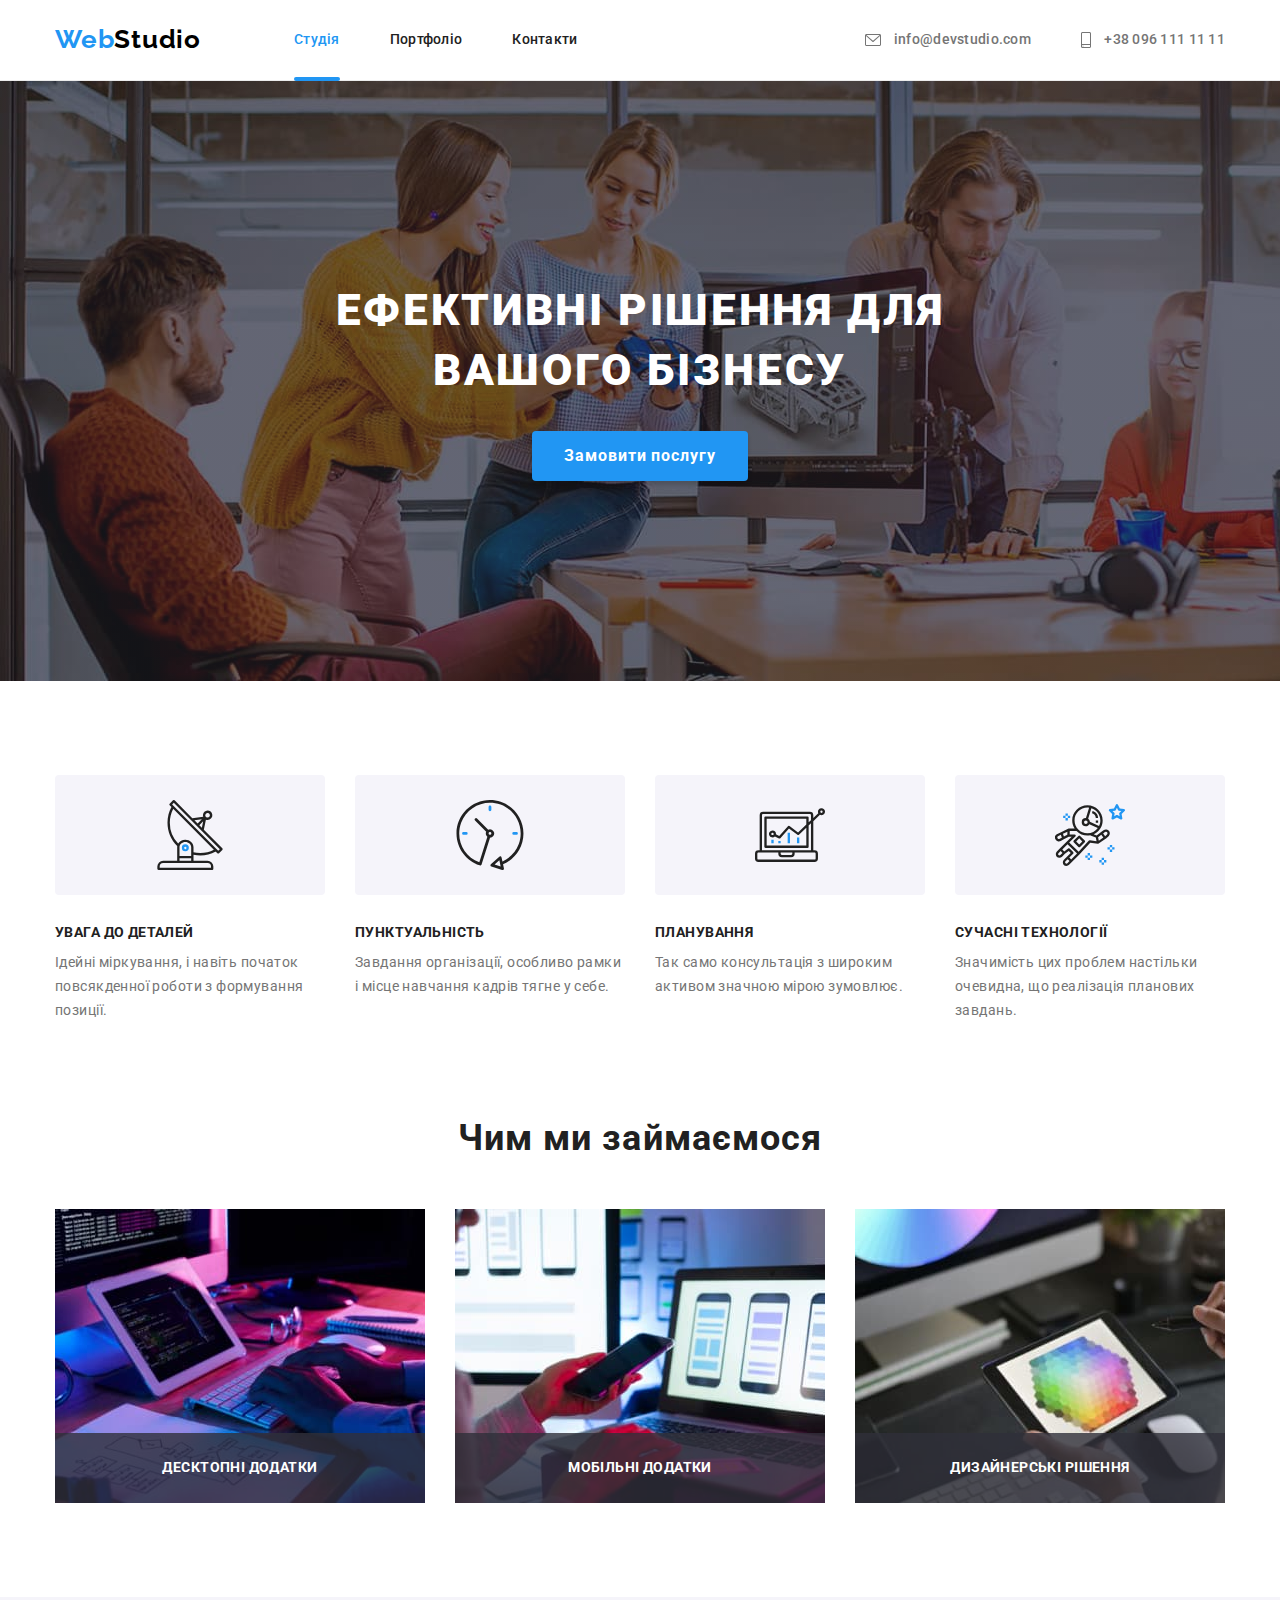
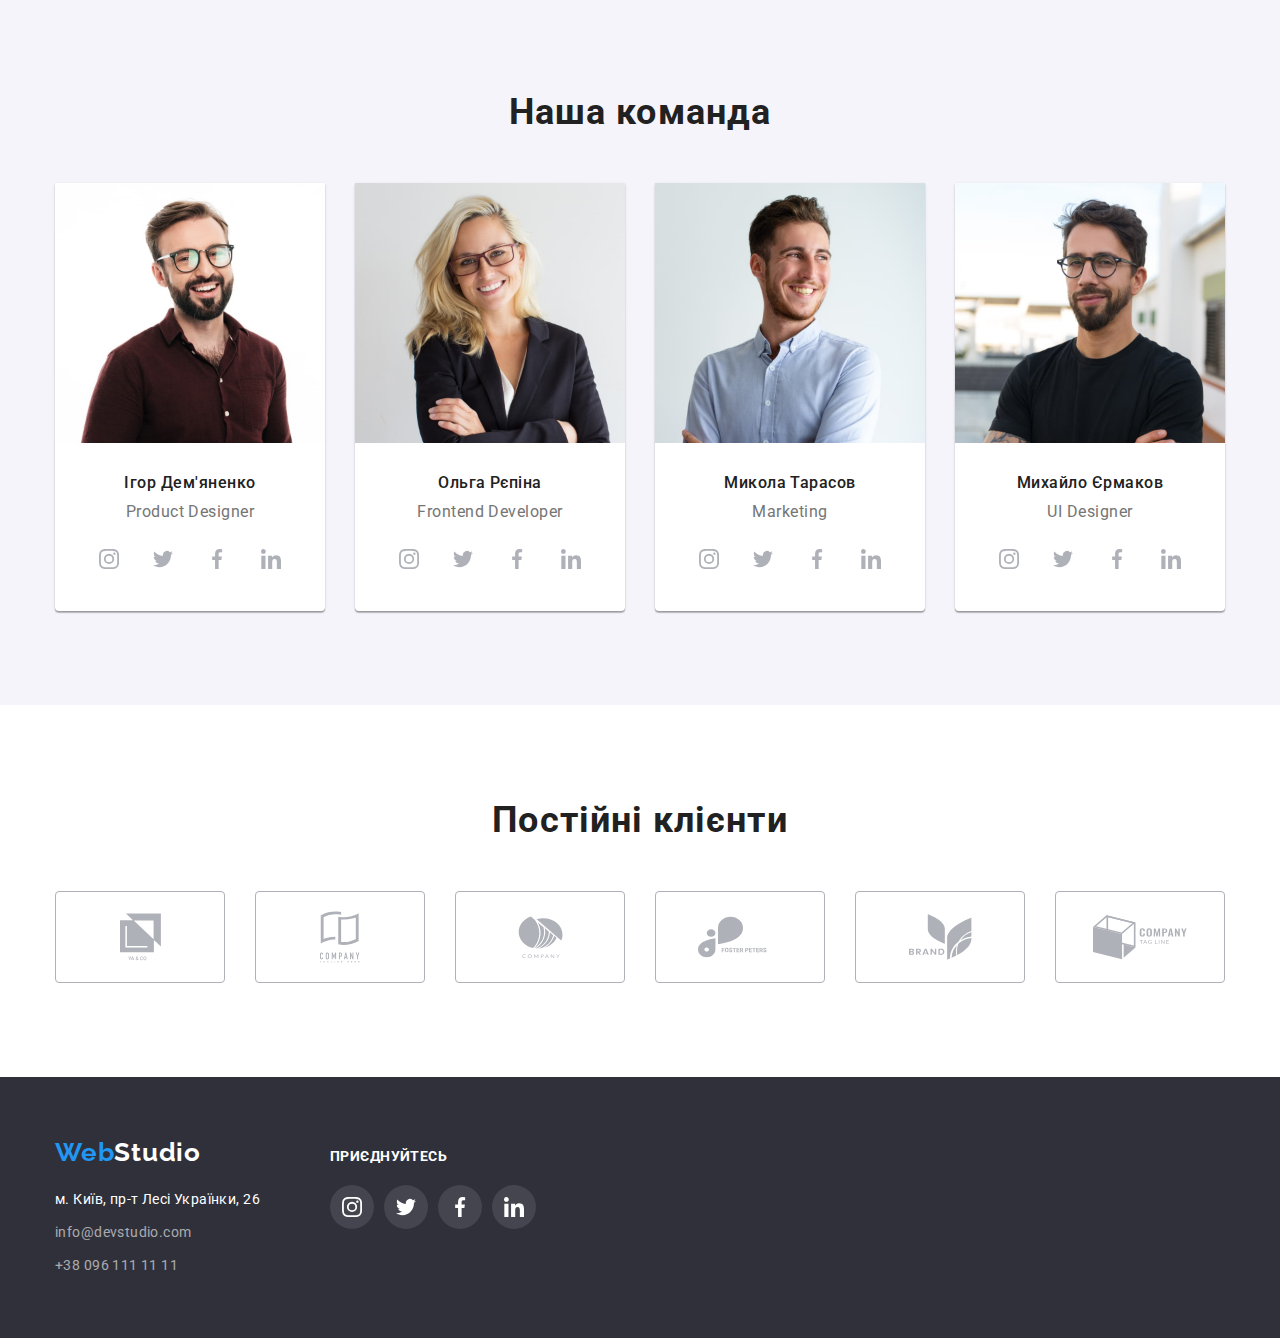
<file: index.html>
<!DOCTYPE html>
<html lang="uk">

<head>
    <meta charset="UTF-8">
    <meta http-equiv="X-UA-Compatible" content="IE=edge">
    <meta name="viewport" content="width=device-width, initial-scale=1.0">
    <title>WebStudio</title>
    <link rel="preconnect" href="https://fonts.googleapis.com">
    <link rel="preconnect" href="https://fonts.gstatic.com" crossorigin>
    <link href="https://fonts.googleapis.com/css2?family=Raleway:wght@700&family=Roboto:wght@400;500;700;900&display=swap"
        rel="stylesheet">
    <link rel="stylesheet" href="https://cdnjs.cloudflare.com/ajax/libs/modern-normalize/1.1.0/modern-normalize.css">
    <link rel="stylesheet" href="./css/styles.css">

</head>

<body>
    <header class="header">
        <div class="container main-nav">
            <!--Логотип та інша навігація-->
            <nav class="site-nav">
                <a class="logo" href="./index.html"><span class="logo-part">Web</span>Studio</a>
                <ul class="nav-list">
                    <li class="nav-item"><a class="nav-link current" href="./index.html">Студія</a></li>
                    <li class="nav-item"><a class="nav-link" href="./portfolio.html">Портфоліо</a></li>
                    <li class="nav-item"><a class="nav-link" href="#">Контакти</a></li>
                </ul>
            </nav>
            <!--Контакти-->
            <ul class="contacts">
                <li class="contacts-item">
                    <a class="contacts-link" href="mailto:info@devstudio.com">
                        <svg class="connect" width="16" height="12">
                            <use href="./images/icons.svg#icon-envelope"></use>
                        </svg>
                        info@devstudio.com
                    </a>
                </li>
                <li class="contacts-item">
                    <a class="contacts-link" href="tel:+380961111111">
                        <svg class="connect" width="10px" height="16px">
                            <use href="./images/icons.svg#icon-smartphone"></use>
                        </svg>
                        +38 096 111 11 11
                    </a>
                </li>
            </ul>
        </div>
    </header>
    <main>
        <!--Герой-->
        <div class="overlay">
            <section class="section hero">
                <h1 class="hero-title">Ефективні рішення для вашого бізнесу</h1>
                <button class="button" type="button" data-modal-open>Замовити послугу</button>
            </section>
        </div>
        <!--Переваги компанії-->
        <section class="section feature">
            <!--Заголовок секції приховати в CSS-->
            <div class="container">
                <h2 class="visually-hidden">Переваги компанії</h2>
                <ul class="feature-list">
                    <li class="feature-item">
                        <div class="icon-block">
                            <svg width="70" height="70">
                                <use href="./images/icons.svg#icon-antenna"></use>
                            </svg>
                        </div>
                        <div class="feature-content">
                            <h3 class="feature-name">УВАГА ДО ДЕТАЛЕЙ</h3>
                            <p class="feature-discription">Ідейні міркування, і навіть початок повсякденної роботи з формування позиції.</p>
                        </div>
                    </li>
                    <li class="feature-item">
                        <div class="icon-block">
                            <svg width="70" height="70">
                                <use href="./images/icons.svg#icon-clock"></use>
                            </svg>
                        </div>
                        <div class="feature-content">
                            <h3 class="feature-name">ПУНКТУАЛЬНІСТЬ</h3>
                            <p class="feature-discription">Завдання організації, особливо рамки і місце навчання кадрів тягне у себе.</p>
                        </div>
                    </li>
                    <li class="feature-item">
                        <div class="icon-block">
                            <svg width="70" height="70">
                                <use href="./images/icons.svg#icon-diagram"></use>
                            </svg>
                        </div>
                        <div class="feature-content">
                            <h3 class="feature-name">ПЛАНУВАННЯ</h3>
                            <p class="feature-discription">Так само консультація з широким активом значною мірою зумовлює.</p>
                        </div>
                    </li>
                    <li class="feature-item">
                        <div class="icon-block">
                            <svg width="70" height="70">
                                <use href="./images/icons.svg#icon-astronaut"></use>
                            </svg>
                        </div>
                        <div class="feature-content">
                            <h3 class="feature-name">СУЧАСНІ ТЕХНОЛОГІЇ</h3>
                            <p class="feature-discription">Значимість цих проблем настільки очевидна, що реалізація планових завдань.</p>
                        </div>
                    </li>
                </ul> 
            </div>
        </section>
        <!--Чим ми займаємося-->
        <section class="section work">
            <div class="container">
                <h2 class="work-title">Чим ми займаємося</h2>
                <ul class="work-list">
                    <li class="work-item">
                        <div class="work-thumb">
                            <img src="./images/desktop.jpg" alt="Екран компьютера" width="370">
                            <p class="work-about">Десктопні додатки</p>
                        </div>   
                    </li>
                    <li class="work-item">
                        <div class="work-thumb">
                            <img src="./images/mobilescreen.jpg" alt="Екрани мобільних телефонів" width="370">
                            <p class="work-about">Мобільні додатки</p>
                        </div>
                    </li>
                    <li class="work-item">
                        <div class="work-thumb">
                            <img src="./images/colorscreen.jpg" alt="Палітра кольорів на екрані" width="370">
                            <p class="work-about">Дизайнерські рішення</p>
                        </div>
                    </li>
                </ul>
            </div>
        </section>
        <!--Наша команда-->
        <section class="section team">
            <div class="container">
                <h2 class="team-title">Наша команда</h2>
                <ul class="team-list">
                    <li class="team-item">
                        <img src="./images/photo1.jpg" alt="Фото дизайнера продукту Ігоря Дем'яненка" width="270">
                        <div class="team-wrapper">
                            <h3 class="team-name">Ігор Дем'яненко</h3>
                            <p class="team-position" lang="en">Product Designer</p>
                            <ul class="icon-list">
                                <li>
                                    <a class="icon-network" href="#" target="_blank" rel="noopener nofollow noreferrer" aria-label="Інстаграм">
                                        <svg width="20" height="20">
                                            <use href="./images/icons.svg#icon-instagram"></use>
                                        </svg>
                                    </a>
                                </li>
                                <li>
                                    <a class="icon-network" href="#" target="_blank" rel="noopener nofollow noreferrer" aria-label="Твітер">
                                        <svg width="20" height="20">
                                            <use href="./images/icons.svg#icon-twitter"></use>
                                        </svg>
                                    </a>
                                </li>
                                <li>
                                    <a class="icon-network" href="#" target="_blank" rel="noopener nofollow noreferrer" aria-label="Фейсбук">
                                        <svg width="20" height="20">
                                            <use href="./images/icons.svg#icon-facebook"></use>
                                        </svg>
                                    </a>
                                </li>
                                <li>
                                    <a class="icon-network" href="#" target="_blank" rel="noopener nofollow noreferrer" aria-label="Лінкедін">
                                        <svg width="20" height="20">
                                            <use href="./images/icons.svg#icon-linkedin"></use>
                                        </svg>
                                    </a>
                                </li>
                            </ul>
                        </div>
                    </li>
                    <li class="team-item">
                        <img src="./images/photo2.jpg" alt="Фото фронтенд розробника Ольги Рєпіної " width="270">
                        <div class="team-wrapper">
                            <h3 class="team-name">Ольга Рєпіна</h3>
                            <p class="team-position" lang="en">Frontend Developer</p>
                            <ul class="icon-list">
                                <li>
                                    <a class="icon-network" href="#" target="_blank" rel="noopener nofollow noreferrer" aria-label="Інстаграм">
                                        <svg width="20" height="20">
                                            <use href="./images/icons.svg#icon-instagram"></use>
                                        </svg>
                                    </a>
                                </li>
                                <li>
                                    <a class="icon-network" href="#" target="_blank" rel="noopener nofollow noreferrer" aria-label="Твітер">
                                        <svg width="20" height="20">
                                            <use href="./images/icons.svg#icon-twitter"></use>
                                        </svg>
                                    </a>
                                </li>
                                <li>
                                    <a class="icon-network" href="#" target="_blank" rel="noopener nofollow noreferrer" aria-label="Фейсбук">
                                        <svg width="20" height="20">
                                            <use href="./images/icons.svg#icon-facebook"></use>
                                        </svg>
                                    </a>
                                </li>
                                <li>
                                    <a class="icon-network" href="#" target="_blank" rel="noopener nofollow noreferrer" aria-label="Лінкедін">
                                        <svg width="20" height="20">
                                            <use href="./images/icons.svg#icon-linkedin"></use>
                                        </svg>
                                    </a>
                                </li>
                            </ul>
                        </div>
                    </li>
                    <li class="team-item">
                        <img src="./images/photo3.jpg" alt="Фото спеціаліста з маркетингу Миколи Тарасова" width="270">
                        <div class="team-wrapper">
                            <h3 class="team-name">Микола Тарасов</h3>
                            <p class="team-position" lang="en">Marketing</p>
                            <ul class="icon-list">
                                <li>
                                    <a class="icon-network" href="#" target="_blank" rel="noopener nofollow noreferrer" aria-label="Інстаграм">
                                        <svg width="20" height="20">
                                            <use href="./images/icons.svg#icon-instagram"></use>
                                        </svg>
                                    </a>
                                </li>
                                <li>
                                    <a class="icon-network" href="#" target="_blank" rel="noopener nofollow noreferrer" aria-label="Твітер">
                                        <svg width="20" height="20">
                                            <use href="./images/icons.svg#icon-twitter"></use>
                                        </svg>
                                    </a>
                                </li>
                                <li>
                                    <a class="icon-network" href="#" target="_blank" rel="noopener nofollow noreferrer" aria-label="Фейсбук">
                                        <svg width="20" height="20">
                                            <use href="./images/icons.svg#icon-facebook"></use>
                                        </svg>
                                    </a>
                                </li>
                                <li>
                                    <a class="icon-network" href="#" target="_blank" rel="noopener nofollow noreferrer" aria-label="Лінкедін">
                                        <svg width="20" height="20">
                                            <use href="./images/icons.svg#icon-linkedin"></use>
                                        </svg>
                                    </a>
                                </li>
                            </ul>
                        </div>
                    </li>
                    <li class="team-item">
                        <img src="./images/photo4.jpg" alt="Фото дизайнера інтерфейсів Михайла Єрмака" width="270">
                        <div class="team-wrapper">
                            <h3 class="team-name">Михайло Єрмаков</h3>
                            <p class="team-position" lang="en">UI Designer</p>
                            <ul class="icon-list">
                                <li>
                                    <a class="icon-network" href="#" target="_blank" rel="noopener nofollow noreferrer" aria-label="Інстаграм">
                                        <svg width="20" height="20">
                                            <use href="./images/icons.svg#icon-instagram"></use>
                                        </svg>
                                    </a>
                                </li>
                                <li>
                                    <a class="icon-network" href="#" target="_blank" rel="noopener nofollow noreferrer" aria-label="Твітер">
                                        <svg width="20" height="20">
                                            <use href="./images/icons.svg#icon-twitter"></use>
                                        </svg>
                                    </a>
                                </li>
                                <li>
                                    <a class="icon-network" href="#" target="_blank" rel="noopener nofollow noreferrer" aria-label="Фейсбук">
                                        <svg width="20" height="20">
                                            <use href="./images/icons.svg#icon-facebook"></use>
                                        </svg>
                                    </a>
                                </li>
                                <li>
                                    <a class="icon-network" href="#" target="_blank" rel="noopener nofollow noreferrer" aria-label="Лінкедін">
                                        <svg width="20" height="20">
                                            <use href="./images/icons.svg#icon-linkedin"></use>
                                        </svg>
                                    </a>
                                </li>
                            </ul>
                        </div>
                    </li>
                </ul>
            </div>
        </section>
        <!-- Постійні клієнти -->
        <section class="section clients">
            <div class="container">
                <h2 class="client-title">Постійні клієнти</h2>
                <ul class="client-list">
                    <li class="client-logo">
                        <a class="icon-client" href="#" target="_blank" rel="noopener nofollow noreferrer" aria-label="Посилання на сайт компанії-клієнта">
                            <svg width="41" height="60">
                                <use href="./images/icons.svg#icon-logo1"></use>
                            </svg>
                        </a>
                    </li>
                    <li>
                        <a class="icon-client" href="#" target="_blank" rel="noopener nofollow noreferrer" aria-label="Посилання на сайт компанії-клієнта">
                            <svg width="40" height="60">
                                <use href="./images/icons.svg#icon-logo2"></use>
                            </svg>
                        </a>
                    </li>
                    <li>
                        <a class="icon-client" href="#" target="_blank" rel="noopener nofollow noreferrer" aria-label="Посилання на сайт компанії-клієнта">
                            <svg width="45" height="60">
                                <use href="./images/icons.svg#icon-logo3"></use>
                            </svg>
                        </a>
                    </li>
                    <li>
                        <a class="icon-client" href="#" target="_blank" rel="noopener nofollow noreferrer" aria-label="Посилання на сайт компанії-клієнта">
                            <svg width="85" height="60">
                                <use href="./images/icons.svg#icon-logo4"></use>
                            </svg>
                        </a>
                    </li>
                    <li>
                        <a class="icon-client" href="#" target="_blank" rel="noopener nofollow noreferrer" aria-label="Посилання на сайт компанії-клієнта">
                            <svg width="63" height="60">
                                <use href="./images/icons.svg#icon-logo5"></use>
                            </svg>
                        </a>
                    </li>
                    <li>
                        <a class="icon-client" href="#" target="_blank" rel="noopener nofollow noreferrer" aria-label="Посилання на сайт компанії-клієнта">
                            <svg width="94" height="60">
                                <use href="./images/icons.svg#icon-logo6"></use>
                            </svg>
                        </a>
                    </li>
                </ul>
            </div>
        </section>
    </main>
    <!-- Футер -->
    <footer class="footer">
        <div class="container">
            <div class="footer-blocks">
                <div>
                    <!--Логотип-->
                    <a class="logo" href="./index.html"><span class="logo-part">Web</span>Studio</a>
                    <!--Адреса та контакти-->
                    <address class="address">
                    <ul class="address-list">
                        <li class="address-item">
                            <a class="address-map" href="https://goo.gl/maps/7AguyPVc6TsrLXyr5" target="_blank"
                                rel="noopener nofollow noreferrer">м. Київ, пр-т Лесі Українки, 26</a>
                        </li>
                        <li class="address-item">
                            <a class="address-contact" href="mailto:info@devstudio.com">info@devstudio.com</a>
                        </li>
                        <li class="address-item">
                            <a class="address-contact" href="tel:+380961111111">+38 096 111 11 11</a>
                        </li>
                    </ul>
                    </address> 
                </div>
                <div class="action-icons">
                    <b class="action">приєднуйтесь</b>
                    <ul class="icon-list">
                        <li>
                            <a class="icon-network-footer" href="#" target="_blank" rel="noopener nofollow noreferrer" aria-label="Інстаграм">
                                <svg width="20px" height="20px">
                                    <use href="./images/icons.svg#icon-instagram"></use>
                                </svg>
                            </a>
                        </li>
                        <li>
                            <a class="icon-network-footer" href="#" target="_blank" rel="noopener nofollow noreferrer" aria-label="Твітер">
                                <svg width="20px" height="20px">
                                    <use href="./images/icons.svg#icon-twitter"></use>
                                </svg>
                            </a>
                        </li>
                        <li>
                            <a class="icon-network-footer" href="#" target="_blank" rel="noopener nofollow noreferrer" aria-label="Фейсбук">
                                <svg width="20px" height="20px">
                                    <use href="./images/icons.svg#icon-facebook"></use>
                                </svg>
                            </a>
                        </li>
                        <li>
                            <a class="icon-network-footer" href="#" target="_blank" rel="noopener nofollow noreferrer" aria-label="Лінкедін">
                                <svg width="20px" height="20px">
                                    <use href="./images/icons.svg#icon-linkedin"></use>
                                </svg>
                            </a>
                        </li>
                    </ul>
                </div> 
            </div>        
        </div>
    </footer>
    <!-- Модальне вікно -->
    <div class="backdrop is-hidden" data-modal>
        <div class="modal">
            <button class="modal-close" aria-label="Закрити вікно" data-modal-close>
                <svg width="18" height="18">
                    <use href="./images/icons.svg#icon-close"></use>
                </svg>
            </button>
        </div>
    </div>
    <!-- Скрипт для модального вікна -->
    <script src="./modal.js"></script>
</body>

</html>
</file>
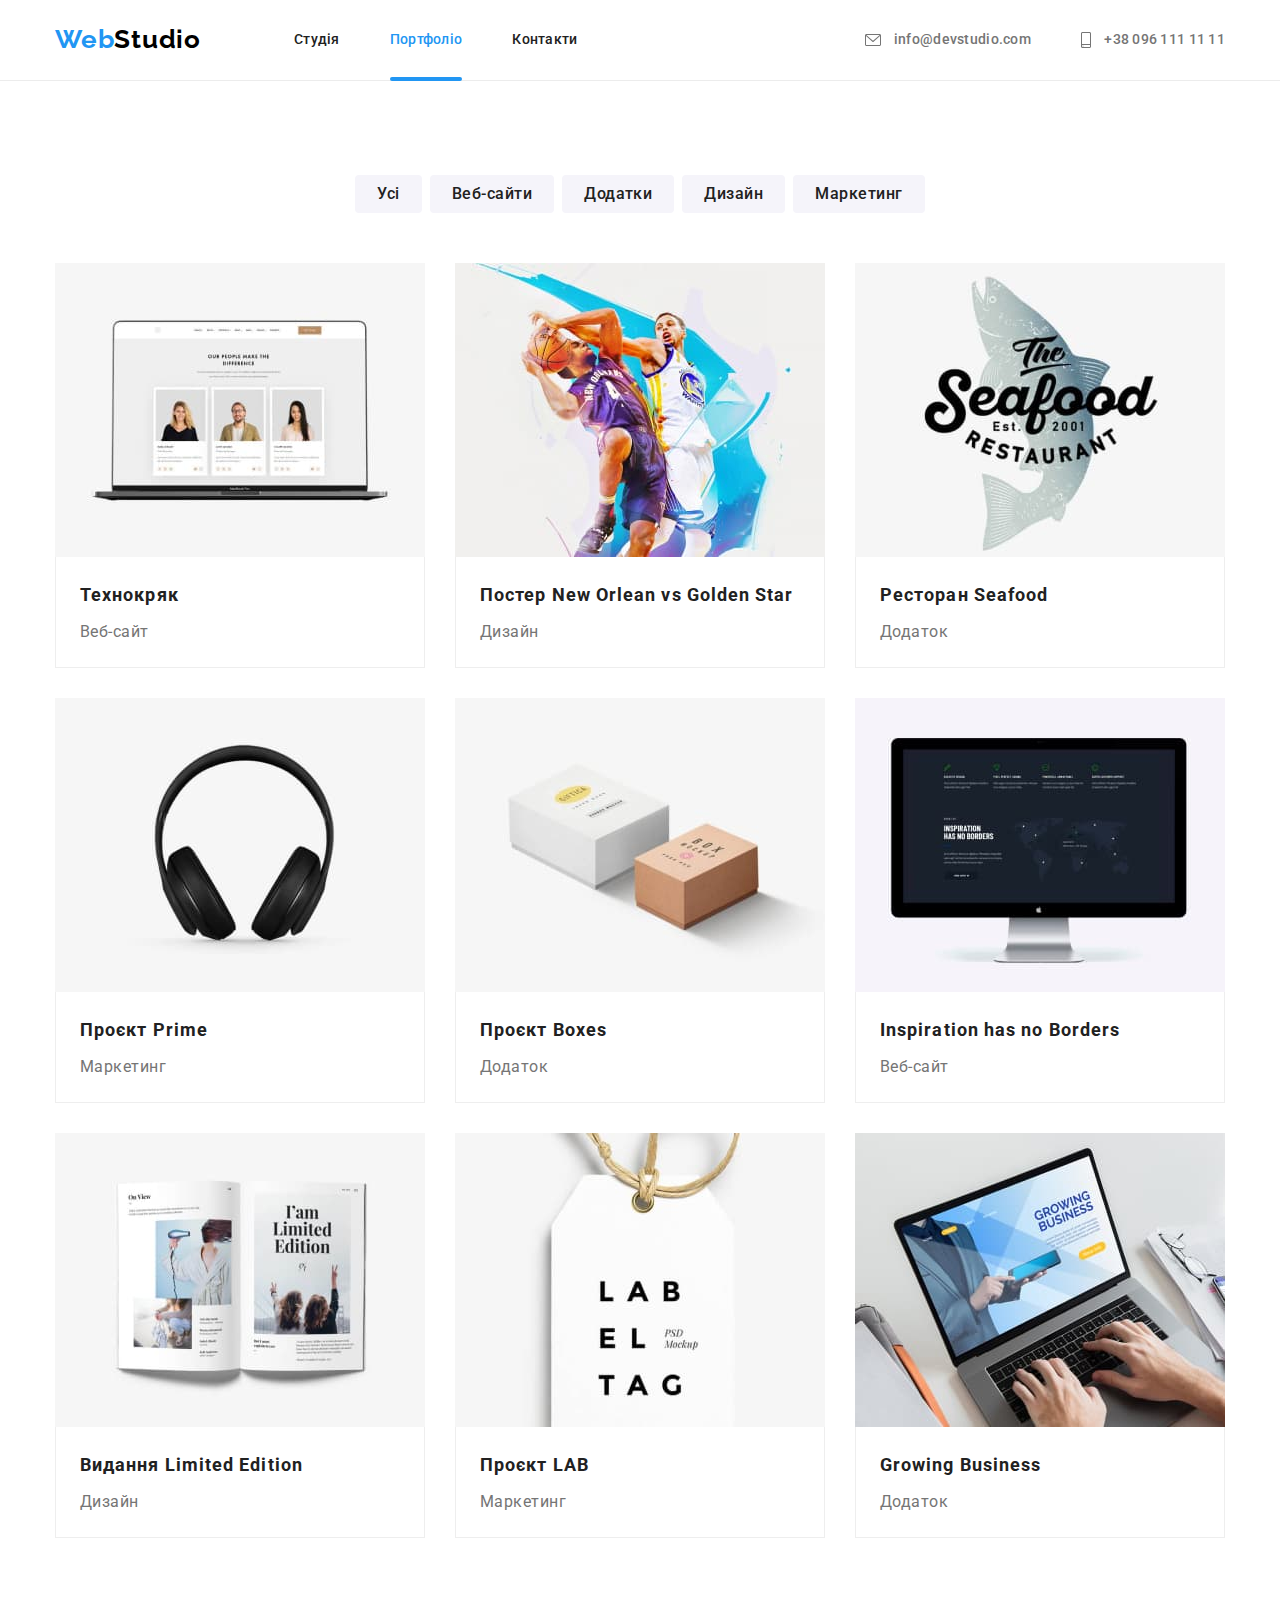
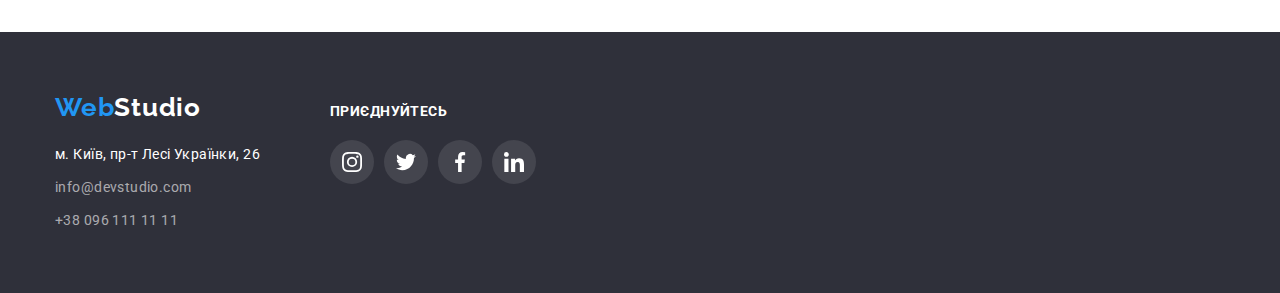
<file: portfolio.html>
<!DOCTYPE html>
<html lang="uk">

<head>
    <meta charset="UTF-8">
    <meta http-equiv="X-UA-Compatible" content="IE=edge">
    <meta name="viewport" content="width=device-width, initial-scale=1.0">
    <title>Portfolio</title>
    <link rel="preconnect" href="https://fonts.googleapis.com">
    <link rel="preconnect" href="https://fonts.gstatic.com" crossorigin>
    <link
        href="https://fonts.googleapis.com/css2?family=Raleway:wght@700&family=Roboto:wght@400;500;700;900&display=swap"
        rel="stylesheet">
    <link rel="stylesheet"
        href="https://cdnjs.cloudflare.com/ajax/libs/modern-normalize/1.0.0/modern-normalize.min.css">
    <link rel="stylesheet" href="./css/styles.css">

</head>

<body>
    <header class="header">
        <div class="container main-nav">
            <!--Логотип та інша навігація-->
            <nav class="site-nav">
                <a class="logo" href="./index.html"><span class="logo-part">Web</span>Studio</a>
                <ul class="nav-list">
                    <li class="nav-item"><a class="nav-link" href="./index.html">Студія</a></li>
                    <li class="nav-item"><a class="nav-link current" href="./portfolio.html">Портфоліо</a></li>
                    <li class="nav-item"><a class="nav-link" href="#">Контакти</a></li>
                </ul>
            </nav>
            <!--Контакти-->
            <ul class="contacts">
                <li class="contacts-item">
                    <a class="contacts-link" href="mailto:info@devstudio.com">
                        <svg class="connect" width="16" height="12">
                            <use href="./images/icons.svg#icon-envelope"></use>
                        </svg>
                        info@devstudio.com
                    </a>
                </li>
                <li class="contacts-item">
                    <a class="contacts-link" href="tel:+380961111111">
                        <svg class="connect" width="10px" height="16px">
                            <use href="./images/icons.svg#icon-smartphone"></use>
                        </svg>
                        +38 096 111 11 11
                    </a>
                </li>
            </ul>
        </div>
    </header>
    <main>
        <section class="section">
            <div class="container">
                <!-- Фільтр -->
                <h1 class="visually-hidden">Портфоліо</h1>
                <ul class="portfolio-filter">
                    <li class="portfolio-item"><button class="button select" type="button">Усі</button></li>
                    <li class="portfolio-item"><button class="button select" type="button">Веб-сайти</button></li>
                    <li class="portfolio-item"><button class="button select" type="button">Додатки</button></li>
                    <li class="portfolio-item"><button class="button select" type="button">Дизайн</button></li>
                    <li class="portfolio-item"><button class="button select" type="button">Маркетинг</button></li>
                </ul>
                <!-- Картки проектів -->
                <ul class="portfolio-projects">
                        <li class="project-item">
                            <a class="project-link" href="#">
                                <div class="project-thumb">
                                    <p class="project-about">Ресурс пропонує комплексні пропозиції з різним рівнем функціоналу та сервісів. Все це дозволить відвідувачу отримати вичерпні відомості про компанію чи приватну особу.</p>
                                    <img src="./images/tehnokryak.jpg" alt="Зображення веб-сайту технокряк" width="370">
                                </div>
                                <div class="project-wrapper">
                                    <h2 class="project-name">Технокряк</h2>
                                    <p class="project-discription">Веб-сайт</p>
                                </div>
                            </a>
                        </li>
                        <li class="project-item">
                            <a class="project-link" href="#">
                                <div class="project-thumb">
                                    <p class="project-about">Ресурс пропонує комплексні пропозиції з різним рівнем функціоналу та сервісів. Все це дозволить відвідувачу отримати вичерпні відомості про компанію чи приватну особу.</p>
                                    <img src="./images/poster.jpg" alt="Дизайн постеру баскетболісти" width="370">
                                </div>
                                <div class="project-wrapper">
                                    <h2 class="project-name">Постер New Orlean vs Golden Star</h2>
                                    <p class="project-discription">Дизайн</p>
                                </div>
                            </a>
                        </li>
                        <li class="project-item">
                            <a class="project-link" href="#">
                                <div class="project-thumb">
                                    <p class="project-about">Ресурс пропонує комплексні пропозиції з різним рівнем функціоналу та сервісів. Все це дозволить відвідувачу отримати вичерпні відомості про компанію чи приватну особу.</p>
                                    <img src="./images/seefood.jpg" alt="Логотип ресторану" width="370">
                                </div>
                                <div class="project-wrapper">
                                    <h2 class="project-name">Ресторан Seafood</h2>
                                    <p class="project-discription">Додаток</p>
                                </div>
                            </a>
                        </li>
                        <li class="project-item">
                            <a class="project-link" href="#">
                                <div class="project-thumb">
                                    <p class="project-about">Ресурс пропонує комплексні пропозиції з різним рівнем функціоналу та сервісів. Все це дозволить відвідувачу отримати вичерпні відомості про компанію чи приватну особу.</p>
                                    <img src="./images/prime.jpg" alt="Навушники" width="370">
                                </div>
                                <div class="project-wrapper">
                                    <h2 class="project-name">Проєкт Prime</h2>
                                    <p class="project-discription">Маркетинг</p>
                                </div>
                            </a>
                        </li>
                        <li class="project-item">
                            <a class="project-link" href="#">
                                <div class="project-thumb">
                                    <p class="project-about">Ресурс пропонує комплексні пропозиції з різним рівнем функціоналу та сервісів. Все це дозволить відвідувачу отримати вичерпні відомості про компанію чи приватну особу.</p>
                                    <img src="./images/boxes.jpg" alt="Коробки" width="370">
                                </div>
                                <div class="project-wrapper">
                                    <h2 class="project-name">Проєкт Boxes</h2>
                                    <p class="project-discription">Додаток</p>
                                </div>
                            </a>
                        </li>
                        <li class="project-item">
                            <a class="project-link" href="#">
                                <div class="project-thumb">
                                    <p class="project-about">Ресурс пропонує комплексні пропозиції з різним рівнем функціоналу та сервісів. Все це дозволить відвідувачу отримати вичерпні відомості про компанію чи приватну особу.</p>
                                    <img src="./images/inspirations.jpg" alt="Веб-сайт на екрані монітора" width="370">
                                </div>
                                <div class="project-wrapper">
                                    <h2 class="project-name">Inspiration has no Borders</h2>
                                    <p class="project-discription">Веб-сайт</p>
                                </div>
                            </a>
                        </li>
                        <li class="project-item">
                            <a class="project-link" href="#">
                                <div class="project-thumb">
                                    <p class="project-about">Ресурс пропонує комплексні пропозиції з різним рівнем функціоналу та сервісів. Все це дозволить відвідувачу отримати вичерпні відомості про компанію чи приватну особу.</p>
                                    <img src="./images/edition.jpg" alt="Дизайн друкованого видання" width="370">
                                </div>
                                <div class="project-wrapper">
                                    <h2 class="project-name">Видання Limited Edition</h2>
                                    <p class="project-discription">Дизайн</p>
                                </div>
                            </a>
                        </li>
                        <li class="project-item">
                            <a class="project-link" href="#">
                                <div class="project-thumb">
                                    <p class="project-about">Ресурс пропонує комплексні пропозиції з різним рівнем функціоналу та сервісів. Все це дозволить відвідувачу отримати вичерпні відомості про компанію чи приватну особу.</p>
                                    <img src="./images/lab.jpg" alt="Зображення лейблу проєкту" width="370">
                                </div>
                                <div class="project-wrapper">
                                    <h2 class="project-name">Проєкт LAB</h2>
                                    <p class="project-discription">Маркетинг</p>
                                </div>
                            </a>
                        </li>
                        <li class="project-item">
                            <a class="project-link" href="#">
                                <div class="project-thumb">
                                    <p class="project-about">Ресурс пропонує комплексні пропозиції з різним рівнем функціоналу та сервісів. Все це дозволить відвідувачу отримати вичерпні відомості про компанію чи приватну особу.</p>
                                    <img src="./images/growing.jpg" alt="Зображення додатку про бізнес" width="370">
                                </div>
                                <div class="project-wrapper">
                                    <h2 class="project-name">Growing Business</h2>
                                    <p class="project-discription">Додаток</p>
                                </div>
                            </a>
                        </li>
                </ul>
            </div>
        </section>
    </main>
    <footer class="footer">
        <div class="container">
            <div class="footer-blocks">
                <div>
                    <!--Логотип-->
                    <a class="logo" href="./index.html"><span class="logo-part">Web</span>Studio</a>
                    <!--Адреса та контакти-->
                    <address class="address">
                    <ul class="address-list">
                        <li class="address-item">
                            <a class="address-map" href="https://goo.gl/maps/7AguyPVc6TsrLXyr5" target="_blank"
                                rel="noopener nofollow noreferrer">м. Київ, пр-т Лесі Українки, 26</a>
                        </li>
                        <li class="address-item">
                            <a class="address-contact" href="mailto:info@devstudio.com">info@devstudio.com</a>
                        </li>
                        <li class="address-item">
                            <a class="address-contact" href="tel:+380961111111">+38 096 111 11 11</a>
                        </li>
                    </ul>
                    </address> 
                </div>
                <div class="action-icons">
                    <b class="action">приєднуйтесь</b>
                    <ul class="icon-list">
                        <li>
                            <a class="icon-network-footer" href="#" target="_blank" rel="noopener nofollow noreferrer" aria-label="Інстаграм">
                                <svg width="20px" height="20px">
                                    <use href="./images/icons.svg#icon-instagram"></use>
                                </svg>
                            </a>
                        </li>
                        <li>
                            <a class="icon-network-footer" href="#" target="_blank" rel="noopener nofollow noreferrer" aria-label="Твітер">
                                <svg width="20px" height="20px">
                                    <use href="./images/icons.svg#icon-twitter"></use>
                                </svg>
                            </a>
                        </li>
                        <li>
                            <a class="icon-network-footer" href="#" target="_blank" rel="noopener nofollow noreferrer" aria-label="Фейсбук">
                                <svg width="20px" height="20px">
                                    <use href="./images/icons.svg#icon-facebook"></use>
                                </svg>
                            </a>
                        </li>
                        <li>
                            <a class="icon-network-footer" href="#" target="_blank" rel="noopener nofollow noreferrer" aria-label="Лінкедін">
                                <svg width="20px" height="20px">
                                    <use href="./images/icons.svg#icon-linkedin"></use>
                                </svg>
                            </a>
                        </li>
                    </ul>
                </div> 
            </div>        
        </div>
    </footer>     
</body>
</html>
</file>
<file: css/styles.css>
:root {
    --primary-bg-color: #FFFFFF;
    --secondary-bg-color: #F5F4FA;
    --hero-bg-color: #C4C4C4;
    --prymary-text-color: #212121;
    --secondary-text-color: #757575;
    --accent-color: #2196F3;
    --button-hover-color: #188CE8;
    --border-line: #ECECEC;
    --border-line-portfolio: #EEEEEE;
    --icon-color: #AFB1B8;
    --logo-accent: #000000;
    --footer-bg-color: #2F303A;
    --project-grid-gap: 30px;
    --cubic-bezier: cubic-bezier(0.4, 0, 0.2, 1);
}

body {
    font-family: "Roboto", "Montserrat", "Open Sans", sans-serif;
    color: var(--prymary-text-color);
    background-color: var(--primary-bg-color);
}

h1,
h2,
h3,
h4,
h5,
h6,
p,
ul {
    margin: 0;
}

ul {
    padding-left: 0;
}

img {
    display: block;
    max-width: 100%;
}

.header {
    border-bottom: 1px solid var(--border-line);
}

.container {
    width: 1200px;
    margin: 0 auto;
    padding-left: 15px;
    padding-right: 15px;
}

/* Хедер */
.main-nav {
    display: flex;
    align-items: center;
}

.logo {
    text-decoration: none;
    font-family: "Raleway";
    font-weight: 700;
    font-size: 26px;
    line-height: 1.19;
    letter-spacing: 0.03em;
    color: var(--logo-accent);
}

.logo-part {
    color: var(--accent-color);
}

.header .logo {
    padding-top: 24px;
    padding-bottom: 25px;
}

/* Навігація хедер */
.site-nav {
    display: flex;
} 

.nav-list, 
.contacts {
    display: flex;
    list-style: none;
    column-gap: 50px;
}

.nav-list {
    margin-left: 93px;
}

.nav-link,
.contacts-link {
    display: block;
    padding: 32px 0;
    text-decoration: none;
    font-weight: 500;
    font-size: 14px;
    line-height: 1.14;
    letter-spacing: 0.02em;
    color: var(--prymary-text-color);
    transition: fill 250ms var(--cubic-bezier), 
        color 250ms var(--cubic-bezier);
}

.current {
    position: relative;
    color: var(--accent-color);
}

.nav-link.current::after {
    display: inline-block;
    content: " ";
    position: absolute;
    bottom: 0;
    left: 0;
    width: 100%;
    height: 4px;
    background: #2196F3;
    border-radius: 2px;
    transform: translateY(1px);
}

/* Контакти хедер */
.contacts-link {
    fill: var(--secondary-text-color);
    color: var(--secondary-text-color);
}

.contacts {
    margin-left: auto;
}

.nav-link:hover,
.nav-link:focus {
    color: var(--accent-color);
}

.connect {
    color: currentColor;
    vertical-align: middle;
    margin-right: 10px;
}

.contacts-link:hover,
.contacts-link:focus {
    fill: var(--accent-color);
    color: var(--accent-color);
}

/* Герой */
.section {
    padding: 94px 0;
}

.section.hero {
    padding: 200px 0;
    text-align: center;
}

.overlay {
    max-width: 1600px;
    height: 600px;
    margin-left: auto;
    margin-right: auto;
    background-color: var(--hero-bg-color);
    background-image: linear-gradient(rgb(47, 48, 58, 0.4), rgb(47, 48, 58, 0.4)),
        url(../images/heroimg.jpg);
}

.hero-title {
    width: 696px;
    margin-left: auto;
    margin-right: auto;
    margin-bottom: 30px;
    font-weight: 900;
    font-size: 44px;
    line-height: 1.36;
    letter-spacing: 0.06em;
    text-transform: uppercase;
    color: var(--primary-bg-color);
}

.button {
    padding: 10px 32px;
    border-radius: 4px;
    font-weight: 700;
    font-size: 16px;
    line-height: 1.88;
    letter-spacing: 0.06em;
    color: var(--primary-bg-color);
    background-color: var(--accent-color);
    box-shadow: 0px 4px 4px rgba(0, 0, 0, 0.15);
    border: transparent;
    cursor: pointer;
    transition: background-color 250ms var(--cubic-bezier);
}

.button:hover,
.button:focus {
    background-color: var(--button-hover-color);
}

/* Переваги компанії */
.section.feature {
    padding-bottom: calc(94px/2);
}

.visually-hidden {
    position: absolute;
    width: 1px;
    height: 1px;
    margin: -1px;
    border: 0;
    padding: 0;
    clip: rect (0 0 0 0);
    overflow: hidden;
}

.icon-block {
    display: flex;
    align-items: center;
    justify-content: center;
    width: 270px;
    height: 120px;
    background-color: var(--secondary-bg-color);
    border-radius: 4px;
}

.feature-list,
.work-list,
.team-list {
    display: flex;
    list-style: none;
    gap: var(--project-grid-gap);
}

.feature-content {
    padding-top: 30px ;
}

.feature-item {
    flex-basis: calc((100%-90px)/4);
}

.feature-name {
    margin-bottom: 10px;
    font-size: 14px;
    line-height: 1.14;
    letter-spacing: 0.03em;
    text-transform: uppercase;
    color: var(--prymary-text-color);
}

.feature-discription {
    font-size: 14px;
    line-height: 1.71;
    letter-spacing: 0.03em;
    color: var(--secondary-text-color);
}

/* Чим ми займаємося */
.section.work {
    padding-top: calc(94px/2);
}

.work-title,
.team-title {
    margin-bottom: 50px;
    font-size: 36px;
    line-height: 1.17;
    text-align: center;
    letter-spacing: 0.03em;
    color: var(--prymary-text-color);
}

.work-thumb {
    width: 370px;
    height: 294px;
    position: relative;
}

.work-about {
    position: absolute;
    width: 370px;
    height: 70px;
    bottom: 0;
    left: 0;
    text-align: center;
    padding: 27px 10px;
    font-weight: 700;
    font-size: 14px;
    line-height: 1.14;
    text-align: center;
    letter-spacing: 0.03em;
    text-transform: uppercase;
    color: var(--primary-bg-color);
    background-color: rgba(47, 48, 58, 0.8);
}

/* Наша команда */
.section.team {
    background-color: var(--secondary-bg-color);
}

.team-item {
    text-align: center;
    background: var(--primary-bg-color);
    box-shadow: 0px 1px 3px rgba(0, 0, 0, 0.12), 
        0px 1px 1px rgba(0, 0, 0, 0.14), 
        0px 2px 1px rgba(0, 0, 0, 0.2);
    border-radius: 0px 0px 4px 4px;
}

.team-wrapper {
    padding: 30px 32px;
}
.team-list {
    flex-wrap: wrap;
}
.team-name {
    margin-bottom: 10px;
    font-weight: 500;
    font-size: 16px;
    line-height: 1.19;
    letter-spacing: 0.03em;
    color: var(--prymary-text-color);
}

.team-position {
    margin-bottom: 16px;
    font-size: 16px;
    line-height: 1.19;
    letter-spacing: 0.03em;
    color: var(--secondary-text-color);
}

.icon-list {
    list-style: none;
    display: flex;
    gap: 10px;
}

.icon-network {
    display: flex;
    align-items: center;
    justify-content: center;
    width: 44px;
    height: 44px;
    border-radius: 50%;  
    fill: var(--icon-color);
    transition: background-color 250ms var(--cubic-bezier), 
        fill 250ms var(--cubic-bezier);
} 

.icon-network:hover,
.icon-network:focus {
    background-color: var(--accent-color);
    fill: var(--primary-bg-color);
}

.client-title {
    margin-bottom: 50px;
    font-size: 36px;
    line-height: 1.17;
    text-align: center;
    letter-spacing: 0.03em;
    color: var(--prymary-text-color);
}

.client-list {
    list-style: none;
    display: flex;
    gap: 30px;
}

.icon-client {
    display: flex;
    align-items: center;
    justify-content: center;
    width: 170px;
    height: 92px;
    border: 1px solid var(--icon-color);
    border-radius: 4px;
    fill: var(--icon-color);
    transition: fill 250ms var(--cubic-bezier),
         border 250ms var(--cubic-bezier);
}

.icon-client:hover,
.icon-client:focus {
    fill: var(--accent-color);
    border: 1px solid var(--accent-color);
}


/* Футер */
.footer {
    padding: 60px 0;
    background-color: var(--footer-bg-color);
}

.footer-blocks {
    display: flex;
    align-items: baseline;
}

.footer .logo {
    color: var(--primary-bg-color);
}

.address {
    margin-top: 20px;
}

.address-list {
    list-style: none;
}

.address-map,
.address-contact {
    font-size: 14px;
    line-height: 1.71;
    letter-spacing: 0.03em;
    text-decoration: none;
    font-style: normal;
}

.address-map {
    color: var(--primary-bg-color);
    transition: color 250ms var(--cubic-bezier);
}

.address-item:not(:first-child) {
    margin-top: 9px;
}

.address-contact {
    color: rgba(255, 255, 255, 0.6);
    transition: color 250ms var(--cubic-bezier);
}

.address-map:hover,
.address-map:focus,
.address-contact:hover,
.address-contact:focus {
    color: var(--accent-color);
}

/* Портфоліо фільтр */
.portfolio-filter {
    display: flex;
    list-style: none;
    justify-content: center;
    margin-bottom: 50px;
    gap: 8px;
}

.button.select {
    padding: 6px 22px;
    font-weight: 500;
    line-height: 1.62;
    letter-spacing: 0.03em;
    color: var(--prymary-text-color);
    background: var(--secondary-bg-color);
    box-shadow: none;
    transition: color 250ms var(--cubic-bezier),
        background-color 250ms var(--cubic-bezier),
        box-shadow 250ms var(--cubic-bezier);
}

.button.select:hover,
.button.select:focus {
    color: var(--primary-bg-color);
    background-color: var(--accent-color);
    box-shadow: 0px 3px 1px rgba(0, 0, 0, 0.1), 
        0px 1px 2px rgba(0, 0, 0, 0.08), 
        0px 2px 2px rgba(0, 0, 0, 0.12);
}

.action-icons {
    margin-left: 70px;
} 

.action {
    display: block;
    margin-bottom: 20px;
    font-size: 14px;
    line-height: 1.14;
    letter-spacing: 0.03em;
    text-transform: uppercase;
    color: var(--primary-bg-color);
}

.icon-network-footer {
    display: flex;
    align-items: center;
    justify-content: center;
    width: 44px;
    height: 44px;
    border-radius: 50%;  
    fill: var(--primary-bg-color);
    background-color: rgba(255, 255, 255, 0.1);
    transition: background-color 250ms var(--cubic-bezier);
}

.icon-network-footer:hover,
.icon-network-footer:focus {
    background-color: var(--accent-color);
}

/* Портфоліо картки проектів */
.portfolio-projects {
    list-style: none;
    display: flex;
    flex-wrap: wrap;
    gap: var(--project-grid-gap);
}

.project-thumb {
    position: relative;
    overflow: hidden;
}

.project-thumb::before {
    display: block;
    content: " ";
    position: absolute;
    top: 0;
    left: 0;
    width: 100%;
    height: 100%;
    background-color: rgba(33, 150, 243, 0.9);
    opacity: 0;
    transition: opacity 250ms var(--cubic-bezier),
        transform 250ms var(--cubic-bezier);
    transform: translateY(100%); 
}

.project-link:hover .project-thumb::before,
.project-link:focus .project-thumb::before {
    opacity: 1;
    transform: translateY(0);
}

.project-about {
    position: absolute;
    font-size: 18px;
    line-height: 1.56;
    letter-spacing: 0.03em;
    color: var(--primary-bg-color);
    padding: 63px 24px;
    opacity: 0;
    transform: translateY(100%);  
    transition: opacity 250ms var(--cubic-bezier),
        transform 250ms var(--cubic-bezier)
   
}

.project-link:hover .project-about,
.project-link:focus .project-about {
    opacity: 1;
    transform: translateY(0);
}

.project-link {
    display: block;
    text-decoration: none;
    background-color: var(--primary-bg-color);
    transition: box-shadow 250ms var(--cubic-bezier);
}

.project-link:hover,
.project-link:focus {
    box-shadow: 0px 1px 1px rgba(0, 0, 0, 0.12), 
        0px 4px 4px rgba(0, 0, 0, 0.06), 
        1px 4px 6px rgba(0, 0, 0, 0.16);
}

.project-wrapper {
    padding: 20px 24px;
    border-right: 1px solid var(--border-line-portfolio);
    border-bottom: 1px solid var(--border-line-portfolio);
    border-left: 1px solid var(--border-line-portfolio);
} 

.project-name {
    margin-bottom: 4px;
    font-size: 18px;
    line-height: 2;
    letter-spacing: 0.06em;
    color: var(--prymary-text-color);
}

.project-discription {
    font-size: 16px;
    line-height: 1.88;
    letter-spacing: 0.03em;
    color: var(--secondary-text-color);
}

/* Модальне вікно */
.backdrop {
    position: fixed;
    top: 0;
    left: 0;
    width: 100%;
    height: 100%;
    background-color: rgba(0, 0, 0, 0.2);
    opacity: 1;
    transition: opacity 250ms var(--cubic-bezier), 
        visibility 250ms var(--cubic-bezier);
}

.backdrop.is-hidden {
    opacity: 0;
    pointer-events: none;
    visibility: hidden;
}

.modal {
    position: absolute;
    top: 50%;
    left: 50%;
    min-width: 528px;
    min-height: 581px;
    background-color: var(--primary-bg-color);
    box-shadow: 0px 1px 3px rgba(0, 0, 0, 0.12), 
        0px 1px 1px rgba(0, 0, 0, 0.14), 
        0px 2px 1px rgba(0, 0, 0, 0.2);
    border-radius: 4px;
    opacity: 1;  
    transform: translate(-50%, -50%) scale(1.2);
    transition: transform 2250ms var(--cubic-bezier), 
        opacity 2250ms var(--cubic-bezier),  
        visibility 2250ms var(--cubic-bezier); 
}

.backdrop.is-hidden .modal {
    opacity: 0; 
    visibility: hidden; 
    transform: translate(-50%, -50%) scale(1);
}

.modal-close {
    display: inline-block;
    text-align: center;
    padding: 6px;
    margin: 0;
    position: absolute;
    top: 8px;
    right: 8px;
    width: 30px;
    height: 30px;
    border-radius: 50%;
    fill: var(--logo-accent);
    background-color: var(--primary-bg-color);
    border: 1px solid rgba(0, 0, 0, 0.1);
    cursor: pointer;
    transition: fill 250ms var(--cubic-bezier);
}

.modal-close:hover,
.modal-close:focus {
    fill: var(--accent-color)
}
</file>
